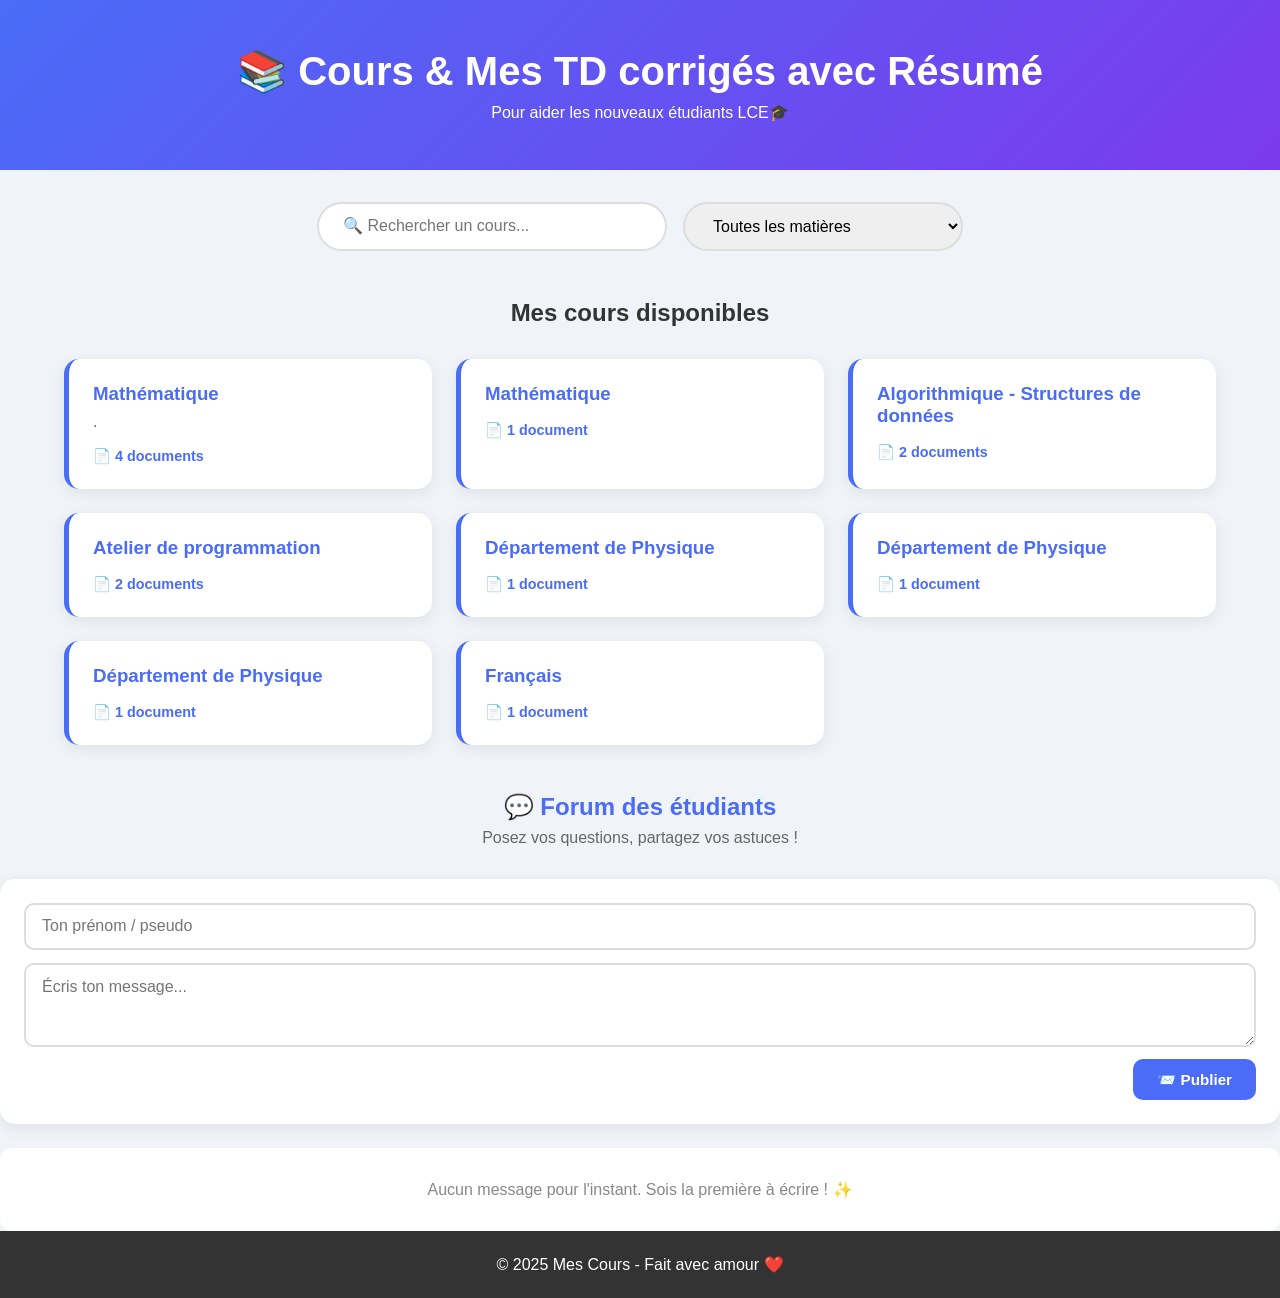
<file: index.html>
<!DOCTYPE html>
<html lang="fr">
<head>
    <meta charset="UTF-8">
    <meta name="viewport" content="width=device-width, initial-scale=1.0">
    <title> Cours &  Mes TD corrigés avec Résumé</title>
    <link rel="stylesheet" href="style.css">
</head>
<body>
    <!-- EN-TÊTE -->
    <header>
        <h1>📚 Cours &  Mes TD corrigés avec Résumé</h1>
        <p>Pour aider les nouveaux étudiants LCE🎓</p>
    </header>

    <!-- RECHERCHE -->
    <div class="recherche">
        <input type="text" id="searchInput" placeholder="🔍 Rechercher un cours...">
        <select id="filterSelect">
            <option value="all">Toutes les matières</option>
            <!-- Les autres options sont générées automatiquement par script.js
                 à partir des cours réellement présents, pour éviter tout
                 décalage entre le filtre et les données. -->
        </select>
    </div>

    <!-- LISTE DES COURS -->
    <main>
        <h2>Mes cours disponibles</h2>
        <div id="coursesGrid" class="grille"></div>
    </main>
      <!-- FORUM ÉTUDIANT -->
    <section class="forum-section" id="forum">
        <h2>💬 Forum des étudiants</h2>
        <p class="forum-intro">Posez vos questions, partagez vos astuces !</p>

        <!-- Formulaire nouveau message -->
        <div class="forum-publier">
            <input type="text" id="forumPseudo" placeholder="Ton prénom / pseudo" maxlength="30">
            <textarea id="forumMessage" placeholder="Écris ton message..." rows="3" maxlength="500"></textarea>
            <button id="forumPublierBtn">📨 Publier</button>
        </div>

        <!-- Liste des messages -->
        <div id="forumMessages" class="forum-messages"></div>
    </section>

    <!-- PIED DE PAGE -->
    <footer>
        <p>© 2025 Mes Cours - Fait avec amour ❤️</p>
    </footer>

    <!-- MODAL : détail d'un cours avec ses chapitres/fichiers -->
    <div id="modal" class="modal">
        <div class="modal-contenu" role="dialog" aria-modal="true" aria-labelledby="modalTitre">
            <button id="modalFermer" class="modal-fermer" aria-label="Fermer">✕</button>
            <span id="modalMatiere" class="matiere"></span>
            <h3 id="modalTitre"></h3>
            <p id="modalDescription" class="modal-description"></p>
            <div id="modalListe" class="modal-liste"></div>
        </div>
    </div>

    <script src="script.js"></script>
</body>
</html>
</file>
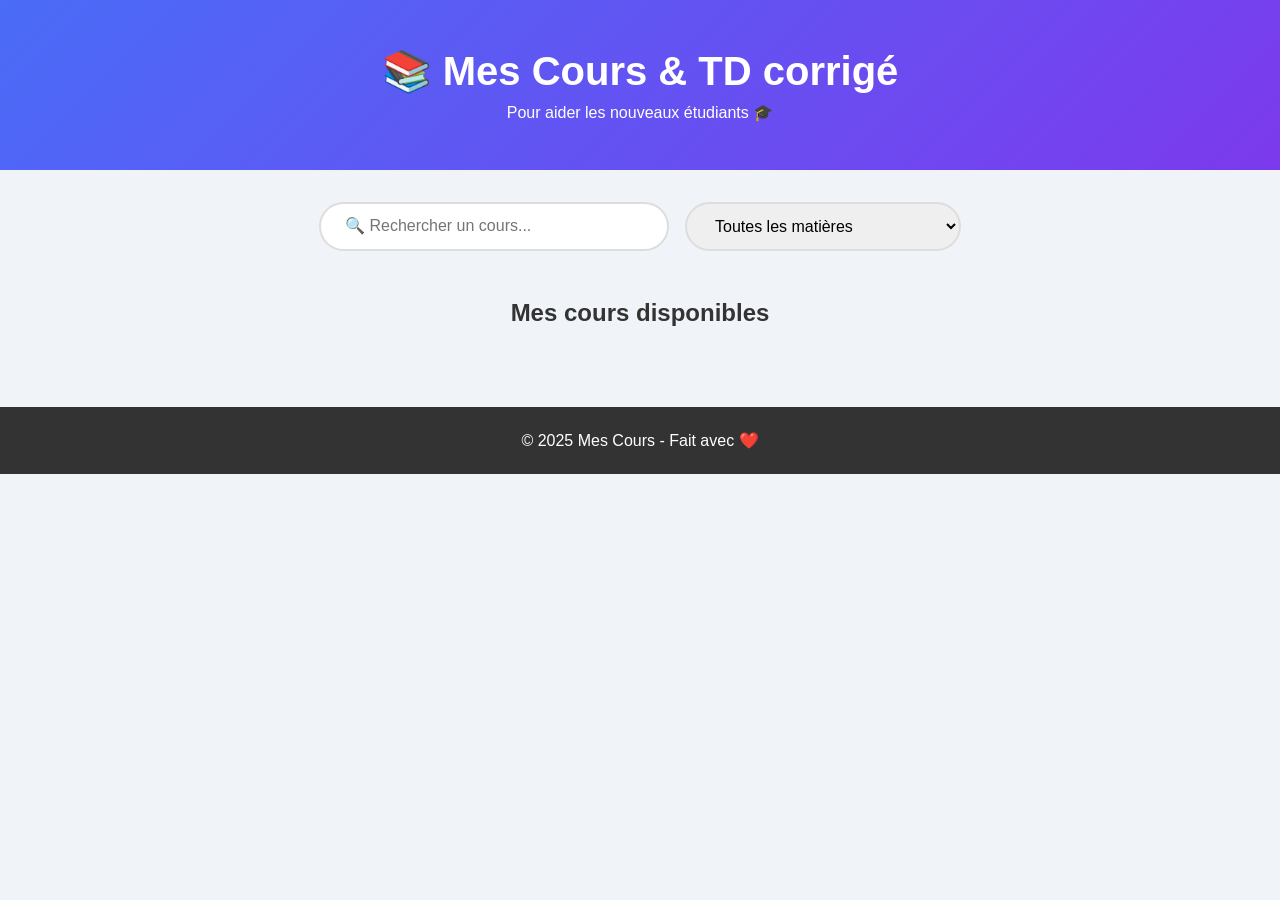
<file: courses.html>
<!DOCTYPE html>
<html lang="en">
<head>
    <meta charset="UTF-8">
    <meta name="viewport" content="width=device-width, initial-scale=1.0">
    <title>Document</title>
    <link rel="stylesheet" href="style.css">
</head>
<body>
    <!-- EN-TÊTE -->
    <header>
        <h1>📚 Mes Cours & TD corrigé</h1>
        <p>Pour aider les nouveaux étudiants 🎓</p>
    </header>

    <!-- RECHERCHE -->
    <div class="recherche">
        <input type="text" id="searchInput" placeholder="🔍 Rechercher un cours...">
        <select id="filterSelect">
            <option value="all">Toutes les matières</option>
            <option value="analyse ">analyse </option>
            <option value="algébre ">algébre</option>
            <option value="ASD">algorithme </option>
            <option value="language C">atelier programmation </option>
            <option value="propagation ">propagation et rayonnement </option>
            <option value="systéme logique ">systéme logique </option>
            <option value="électricité">électricité</option>
            <option value="français ">technique de communication</option>
        </select>
    </div>

    <!-- LISTE DES COURS -->
    <main>
        <h2>Mes cours disponibles</h2>
        <div id="coursesGrid" class="grille"></div>
    </main>

    <!-- PIED DE PAGE -->
    <footer>
        <p>© 2025 Mes Cours - Fait avec ❤️</p>
    </footer>

    <script src="script.js"></script>
    
</body>
</html>
</file>
<file: style.css>
/* Réinitialisation */
* {
    margin: 0;
    padding: 0;
    box-sizing: border-box;
    font-family: Arial, sans-serif;
}

body {
    background: #f0f4f8;
    color: #333;
}

/* En-tête */
header {
    background: linear-gradient(135deg, #4a6cf7, #7c3aed);
    color: white;
    text-align: center;
    padding: 3rem 1rem;
}

header h1 {
    font-size: 2.5rem;
    margin-bottom: 0.5rem;
}

/* Barre de recherche */
.recherche {
    display: flex;
    justify-content: center;
    gap: 1rem;
    padding: 2rem 1rem;
    flex-wrap: wrap;
}

.recherche input,
.recherche select {
    padding: 0.8rem 1.5rem;
    border: 2px solid #ddd;
    border-radius: 50px;
    font-size: 1rem;
    outline: none;
}

.recherche input {
    width: 350px;
    max-width: 100%;
}

.recherche input:focus,
.recherche select:focus {
    border-color: #4a6cf7;
}

/* Grille des cours */
main {
    padding: 1rem 5% 3rem;
}

main h2 {
    text-align: center;
    margin-bottom: 2rem;
    color: #333;
}

.grille {
    display: grid;
    grid-template-columns: repeat(auto-fill, minmax(280px, 1fr));
    gap: 1.5rem;
}

/* Carte d'un cours - toute la carte est cliquable */
.carte {
    background: white;
    border-radius: 15px;
    padding: 1.5rem;
    box-shadow: 0 4px 15px rgba(0,0,0,0.08);
    border-left: 5px solid #4a6cf7;
    transition: transform 0.3s, box-shadow 0.3s;
    cursor: pointer;
}

.carte:hover,
.carte:focus-visible {
    transform: translateY(-5px);
    box-shadow: 0 10px 25px rgba(0,0,0,0.15);
}

.carte:focus-visible {
    outline: 3px solid #4a6cf7;
    outline-offset: 2px;
}

.carte h3 {
    color: #4a6cf7;
    margin-bottom: 0.5rem;
}

.matiere {
    display: inline-block;
    background: #eef2ff;
    color: #4a6cf7;
    padding: 0.2rem 0.8rem;
    border-radius: 20px;
    font-size: 0.85rem;
    margin-bottom: 1rem;
}

.carte p {
    color: #666;
    margin-bottom: 1rem;
}

.compteur {
    display: inline-block;
    color: #4a6cf7;
    font-size: 0.9rem;
    font-weight: bold;
}

/* Message quand aucun résultat ne correspond à la recherche */
.vide {
    text-align: center;
    grid-column: 1 / -1;
    color: #666;
    padding: 2rem 0;
}

/* MODAL - détail d'un cours avec ses chapitres/fichiers */
.modal {
    display: none;
    position: fixed;
    inset: 0;
    background: rgba(0,0,0,0.5);
    align-items: center;
    justify-content: center;
    padding: 1rem;
    z-index: 100;
}

.modal.ouvert {
    display: flex;
}

.modal-contenu {
    background: white;
    border-radius: 15px;
    padding: 2rem;
    width: 100%;
    max-width: 480px;
    max-height: 85vh;
    overflow-y: auto;
    position: relative;
}

.modal-contenu h3 {
    color: #4a6cf7;
    margin: 0.5rem 0;
}

.modal-description {
    color: #666;
    margin-bottom: 1.5rem;
}

.modal-fermer {
    position: absolute;
    top: 1rem;
    right: 1rem;
    background: #f1f3f5;
    border: none;
    width: 32px;
    height: 32px;
    border-radius: 50%;
    font-size: 1rem;
    cursor: pointer;
    color: #555;
}

.modal-fermer:hover {
    background: #e2e6ea;
}

.modal-liste {
    display: flex;
    flex-direction: column;
    gap: 0.75rem;
}

.chapitre-ligne {
    display: flex;
    align-items: center;
    justify-content: space-between;
    gap: 1rem;
    padding: 0.8rem 1rem;
    background: #f8f9fb;
    border-radius: 10px;
    border-left: 3px solid #4a6cf7;
}

.chapitre-nom {
    font-size: 0.95rem;
    color: #333;
}

.chapitre-ligne a {
    flex-shrink: 0;
    padding: 0.4rem 0.9rem;
    background: #4a6cf7;
    color: white;
    text-decoration: none;
    border-radius: 8px;
    font-size: 0.85rem;
    white-space: nowrap;
}

.chapitre-ligne a:hover {
    background: #3b5bdb;
}

/* Pied de page */
footer {
    background: #333;
    color: white;
    text-align: center;
    padding: 1.5rem;
}
* ===== FORUM ÉTUDIANT ===== */
.forum-section {
    max-width: 900px;
    margin: 0 auto 3rem;
    padding: 2rem 5%;
}

.forum-section h2 {
    text-align: center;
    color: #4a6cf7;
    margin-bottom: 0.5rem;
}

.forum-intro {
    text-align: center;
    color: #666;
    margin-bottom: 2rem;
}

/* Publier un message */
.forum-publier {
    background: white;
    border-radius: 15px;
    padding: 1.5rem;
    box-shadow: 0 4px 15px rgba(0,0,0,0.08);
    margin-bottom: 1.5rem;
    display: flex;
    flex-direction: column;
    gap: 0.8rem;
}

.forum-publier input,
.forum-publier textarea {
    padding: 0.8rem 1rem;
    border: 2px solid #ddd;
    border-radius: 10px;
    font-size: 1rem;
    font-family: inherit;
    outline: none;
    resize: vertical;
}

.forum-publier input:focus,
.forum-publier textarea:focus {
    border-color: #4a6cf7;
}

.forum-publier button {
    align-self: flex-end;
    padding: 0.7rem 1.5rem;
    background: #4a6cf7;
    color: white;
    border: none;
    border-radius: 10px;
    font-size: 0.95rem;
    font-weight: bold;
    cursor: pointer;
}

.forum-publier button:hover {
    background: #3b5bdb;
}

/* Liste des messages */
.forum-messages {
    display: flex;
    flex-direction: column;
    gap: 1rem;
}

.message {
    background: white;
    border-radius: 12px;
    padding: 1rem 1.2rem;
    box-shadow: 0 2px 8px rgba(0,0,0,0.06);
    border-left: 4px solid #4a6cf7;
    position: relative;
}

.message-entete {
    display: flex;
    justify-content: space-between;
    align-items: center;
    margin-bottom: 0.5rem;
}

.message-auteur {
    font-weight: bold;
    color: #4a6cf7;
}

.message-date {
    font-size: 0.8rem;
    color: #999;
}

.message-texte {
    color: #333;
    line-height: 1.4;
    white-space: pre-wrap;
    word-wrap: break-word;
}

.message-supprimer {
    position: absolute;
    top: 0.5rem;
    right: 0.5rem;
    background: transparent;
    border: none;
    color: #ccc;
    cursor: pointer;
    font-size: 1rem;
    padding: 0.2rem 0.5rem;
}

.message-supprimer:hover {
    color: #e74c3c;
}

.forum-vide {
    text-align: center;
    color: #888;
    padding: 2rem;
    background: white;
    border-radius: 12px;
}
.indisponible {
    flex-shrink: 0;
    padding: 0.4rem 0.9rem;
    background: #e9ecef;
    color: #888;
    border-radius: 8px;
    font-size: 0.85rem;
    white-space: nowrap;
}
</file>
